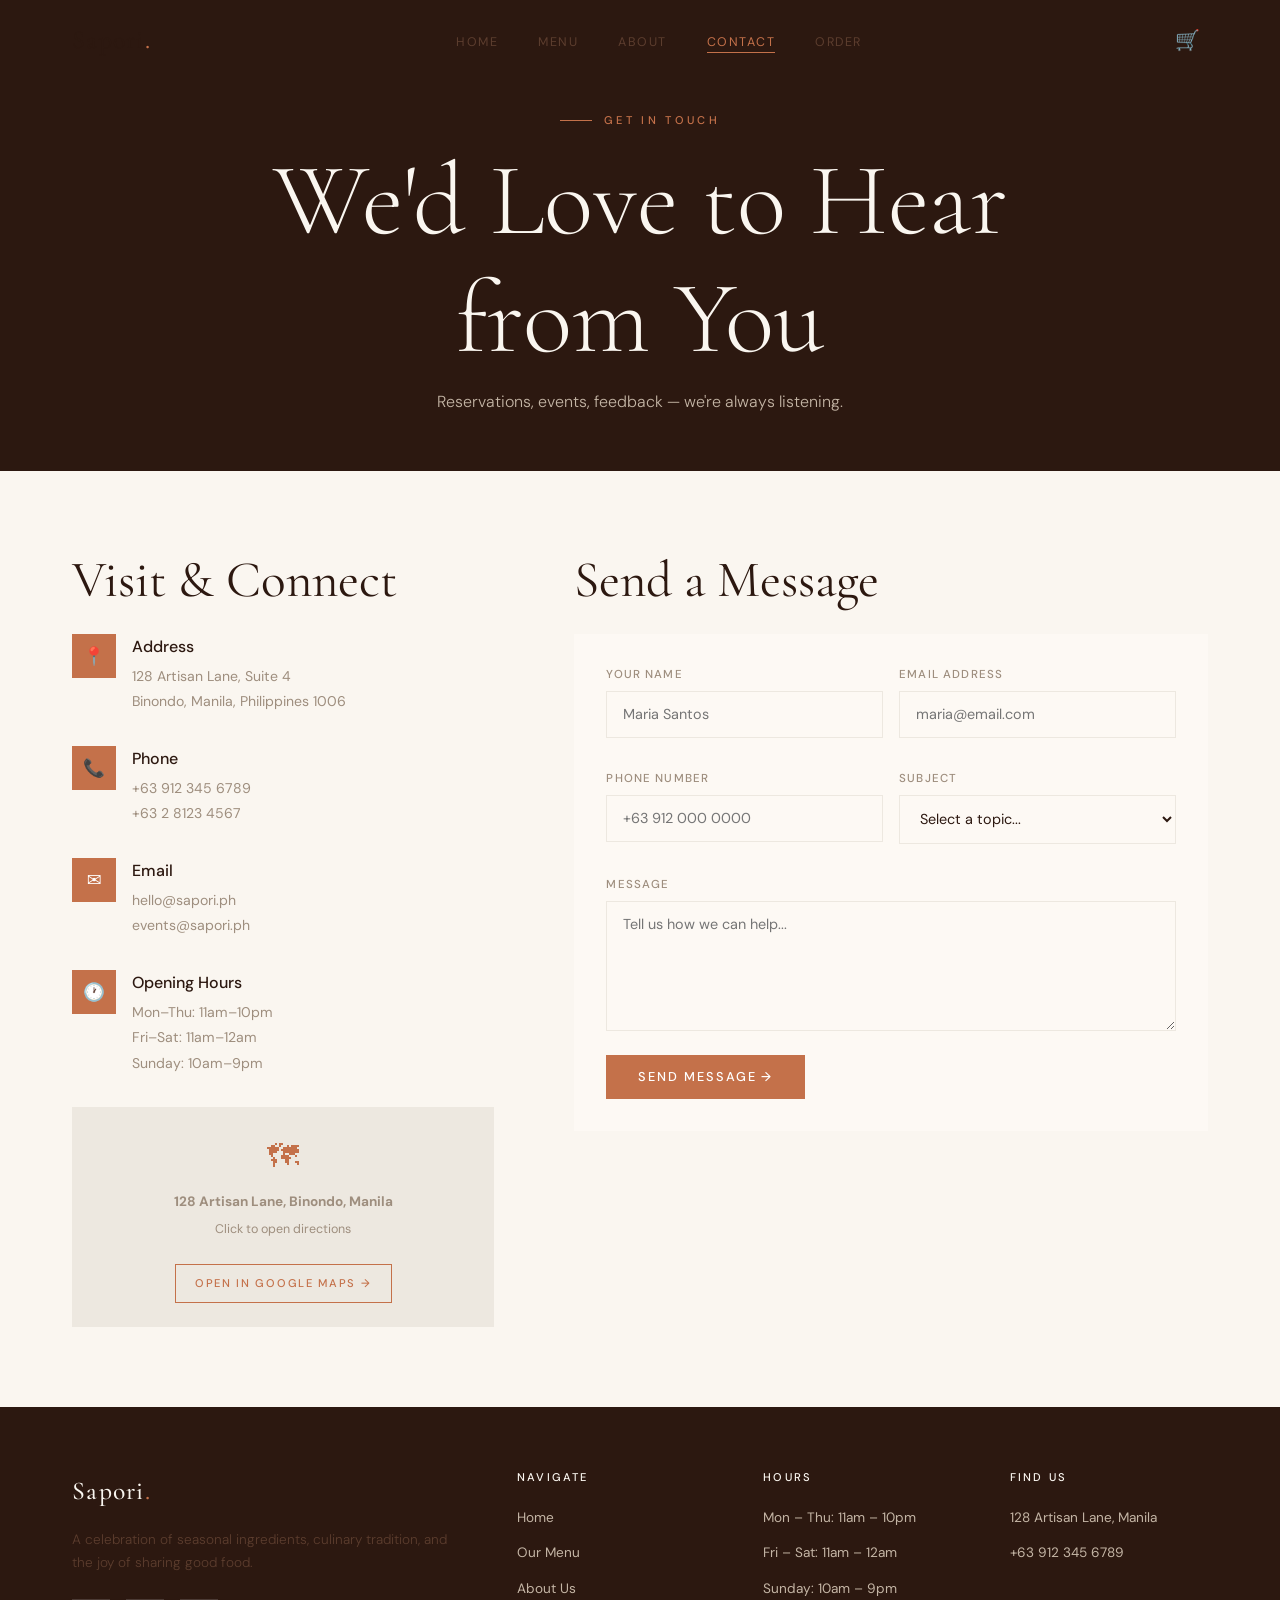
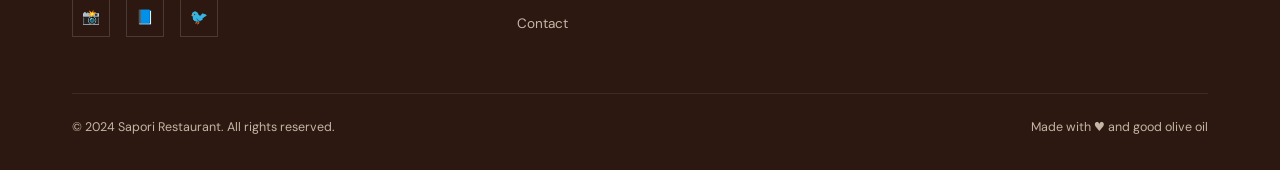
<file: SAPORI-website/contact.html>
<!DOCTYPE html>
<html lang="en">
<head>
  <meta charset="UTF-8">
  <meta name="viewport" content="width=device-width, initial-scale=1.0">
  <title>Contact — Sapori Restaurant</title>
  <meta name="description" content="Get in touch with Sapori — reservations, events, and general inquiries.">
  <link rel="stylesheet" href="css/style.css">
  <link rel="preconnect" href="https://fonts.googleapis.com">
</head>
<body>

<!-- ─── NAVBAR ─── -->
<nav class="navbar">
  <div class="container nav-inner">
    <a href="index.html" class="nav-logo">Sapori<span>.</span></a>
    <ul class="nav-links">
      <li><a href="index.html">Home</a></li>
      <li><a href="menu.html">Menu</a></li>
      <li><a href="about.html">About</a></li>
      <li><a href="contact.html">Contact</a></li>
      <li><a href="order.html">Order</a></li>
    </ul>
    <div class="nav-actions">
      <button class="cart-btn" aria-label="Open cart">
        🛒 <span class="cart-count">0</span>
      </button>
      <button class="hamburger" aria-label="Toggle menu">
        <span></span><span></span><span></span>
      </button>
    </div>
  </div>
</nav>

<!-- ─── MOBILE MENU ─── -->
<nav class="mobile-menu">
  <a href="index.html">Home</a>
  <a href="menu.html">Menu</a>
  <a href="about.html">About</a>
  <a href="contact.html">Contact</a>
  <a href="order.html">Order Now</a>
</nav>

<!-- ─── CART DRAWER ─── -->
<div class="cart-overlay"></div>
<div class="cart-drawer">
  <div class="drawer-header">
    <h3>Your Cart</h3>
    <button class="close-drawer">✕</button>
  </div>
  <div class="drawer-items"></div>
  <div class="drawer-footer">
    <div class="drawer-total"><span>Total</span><span>$0.00</span></div>
    <a href="order.html" id="drawer-checkout-btn" class="btn btn-primary" style="width:100%;justify-content:center;">
      Proceed to Checkout
    </a>
  </div>
</div>

<!-- ─── TOAST ─── -->
<div class="toast">
  <span class="toast-icon">✓</span>
  <span class="toast-msg"></span>
</div>

<!-- ─── PAGE HERO ─── -->
<div class="page-hero">
  <div class="container">
    <div class="section-label">Get in Touch</div>
    <h1>We'd Love to Hear<br>from You</h1>
    <p>Reservations, events, feedback — we're always listening.</p>
  </div>
</div>

<!-- ─── CONTACT BODY ─── -->
<div class="container">
  <div class="contact-body">

    <!-- Info Column -->
    <div class="contact-info">
      <h2 class="reveal">Visit &amp; Connect</h2>

      <div class="info-item reveal">
        <div class="info-icon">📍</div>
        <div class="info-text">
          <strong>Address</strong>
          <span>128 Artisan Lane, Suite 4<br>Binondo, Manila, Philippines 1006</span>
        </div>
      </div>

      <div class="info-item reveal reveal-delay-1">
        <div class="info-icon">📞</div>
        <div class="info-text">
          <strong>Phone</strong>
          <span>+63 912 345 6789<br>+63 2 8123 4567</span>
        </div>
      </div>

      <div class="info-item reveal reveal-delay-2">
        <div class="info-icon">✉️</div>
        <div class="info-text">
          <strong>Email</strong>
          <span>hello@sapori.ph<br>events@sapori.ph</span>
        </div>
      </div>

      <div class="info-item reveal reveal-delay-3">
        <div class="info-icon">🕐</div>
        <div class="info-text">
          <strong>Opening Hours</strong>
          <span>Mon–Thu: 11am–10pm<br>Fri–Sat: 11am–12am<br>Sunday: 10am–9pm</span>
        </div>
      </div>

      <!-- MAP -->
      <div class="map-embed reveal" style="margin-top:2rem;">
        <div class="map-placeholder">
          <div class="map-icon">🗺</div>
          <strong>128 Artisan Lane, Binondo, Manila</strong>
          <span style="font-size:0.78rem;">Click to open directions</span>
          <a href="https://maps.google.com/?q=Binondo+Manila+Philippines"
             target="_blank" rel="noopener"
             class="btn btn-outline"
             style="margin-top:1rem;font-size:0.7rem;padding:0.6rem 1.2rem;">
            Open in Google Maps →
          </a>
        </div>
      </div>
    </div>

    <!-- Form Column -->
    <div class="contact-form-wrap">
      <h2 class="reveal">Send a Message</h2>
      <form id="contact-form" class="checkout-form" novalidate>
        <div class="form-grid">
          <div class="form-group reveal">
            <label for="c-name">Your Name</label>
            <input type="text" id="c-name" placeholder="Maria Santos" required>
          </div>
          <div class="form-group reveal reveal-delay-1">
            <label for="c-email">Email Address</label>
            <input type="email" id="c-email" placeholder="maria@email.com" required>
          </div>
          <div class="form-group reveal reveal-delay-2">
            <label for="c-phone">Phone Number</label>
            <input type="tel" id="c-phone" placeholder="+63 912 000 0000">
          </div>
          <div class="form-group reveal reveal-delay-3">
            <label for="c-subject">Subject</label>
            <select id="c-subject">
              <option value="">Select a topic...</option>
              <option>Table Reservation</option>
              <option>Private Event</option>
              <option>Catering Inquiry</option>
              <option>Feedback</option>
              <option>General Inquiry</option>
            </select>
          </div>
          <div class="form-group full reveal">
            <label for="c-message">Message</label>
            <textarea id="c-message" placeholder="Tell us how we can help..." required></textarea>
          </div>
        </div>
        <button type="submit" class="btn btn-primary" style="margin-top:0.5rem;">Send Message →</button>
        <div id="contact-success" class="form-success">
          ✓ Thank you! We'll get back to you within 24 hours.
        </div>
      </form>
    </div>

  </div>
</div>

<!-- ─── FOOTER ─── -->
<footer>
  <div class="container">
    <div class="footer-grid">
      <div class="footer-brand">
        <a href="index.html" class="nav-logo">Sapori<span style="color:var(--clay)">.</span></a>
        <p>A celebration of seasonal ingredients, culinary tradition, and the joy of sharing good food.</p>
        <div class="social-links">
          <a href="#" class="social-link">📸</a>
          <a href="#" class="social-link">📘</a>
          <a href="#" class="social-link">🐦</a>
        </div>
      </div>
      <div class="footer-col">
        <h4>Navigate</h4>
        <ul>
          <li><a href="index.html">Home</a></li>
          <li><a href="menu.html">Our Menu</a></li>
          <li><a href="about.html">About Us</a></li>
          <li><a href="contact.html">Contact</a></li>
        </ul>
      </div>
      <div class="footer-col">
        <h4>Hours</h4>
        <ul>
          <li><span>Mon – Thu: 11am – 10pm</span></li>
          <li><span>Fri – Sat: 11am – 12am</span></li>
          <li><span>Sunday: 10am – 9pm</span></li>
        </ul>
      </div>
      <div class="footer-col">
        <h4>Find Us</h4>
        <ul>
          <li><span>128 Artisan Lane, Manila</span></li>
          <li><span>+63 912 345 6789</span></li>
        </ul>
      </div>
    </div>
    <div class="footer-bottom">
      <span>© 2024 Sapori Restaurant. All rights reserved.</span>
      <span>Made with ♥ and good olive oil</span>
    </div>
  </div>
</footer>

<script src="js/script.js"></script>
</body>
</html>
</file>
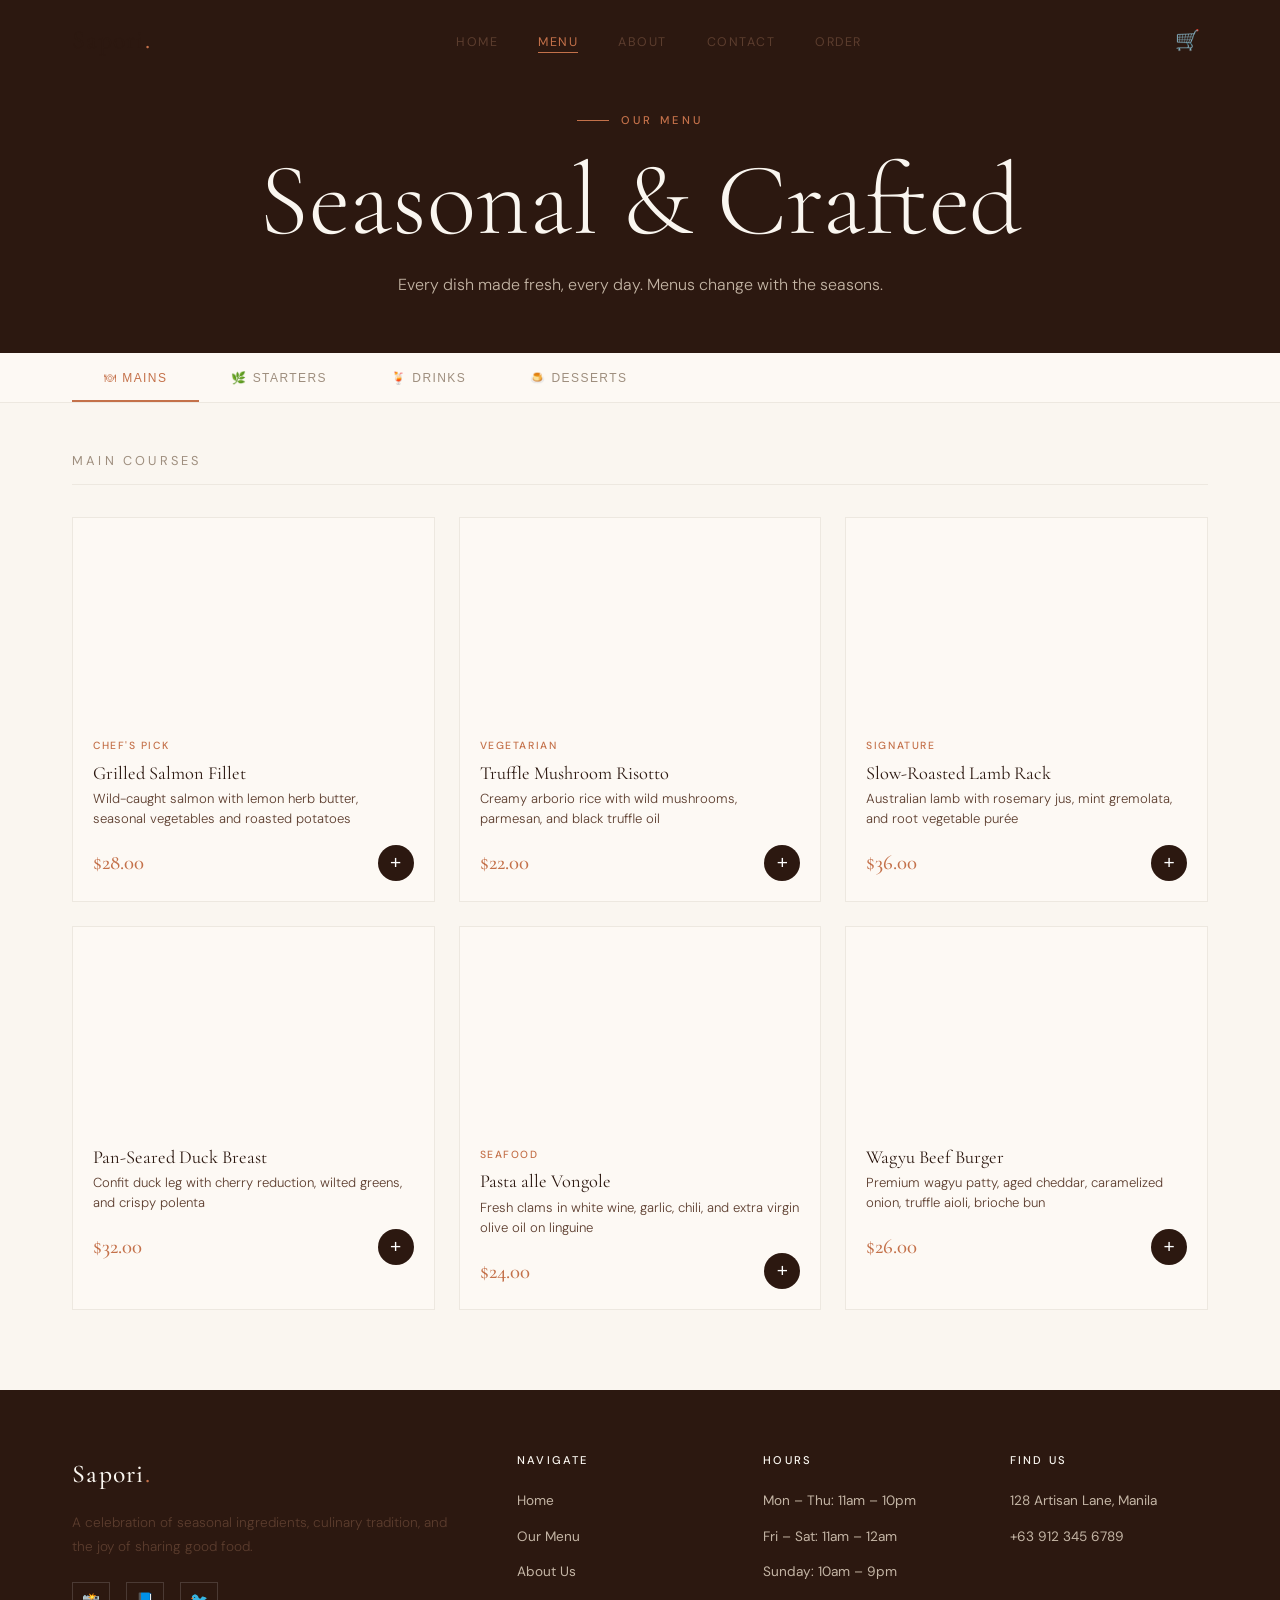
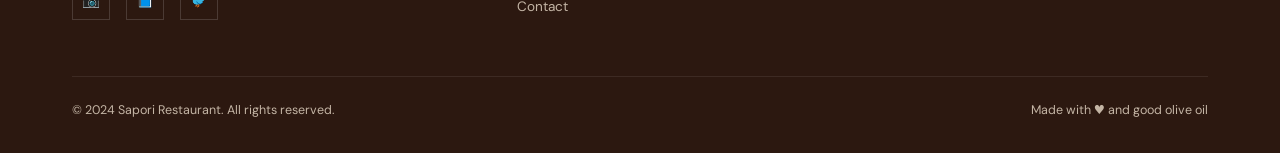
<file: SAPORI-website/menu.html>
<!DOCTYPE html>
<html lang="en">
<head>
  <meta charset="UTF-8">
  <meta name="viewport" content="width=device-width, initial-scale=1.0">
  <title>Menu — Sapori Restaurant</title>
  <meta name="description" content="Explore Sapori's seasonal menu — Mains, Starters, Drinks, and Desserts, all freshly crafted.">
  <link rel="stylesheet" href="css/style.css">
  <link rel="preconnect" href="https://fonts.googleapis.com">
</head>
<body>

<!-- ─── NAVBAR ─── -->
<nav class="navbar">
  <div class="container nav-inner">
    <a href="index.html" class="nav-logo">Sapori<span>.</span></a>
    <ul class="nav-links">
      <li><a href="index.html">Home</a></li>
      <li><a href="menu.html">Menu</a></li>
      <li><a href="about.html">About</a></li>
      <li><a href="contact.html">Contact</a></li>
      <li><a href="order.html">Order</a></li>
    </ul>
    <div class="nav-actions">
      <button class="cart-btn" aria-label="Open cart">
        🛒 <span class="cart-count">0</span>
      </button>
      <button class="hamburger" aria-label="Toggle menu">
        <span></span><span></span><span></span>
      </button>
    </div>
  </div>
</nav>

<!-- ─── MOBILE MENU ─── -->
<nav class="mobile-menu">
  <a href="index.html">Home</a>
  <a href="menu.html">Menu</a>
  <a href="about.html">About</a>
  <a href="contact.html">Contact</a>
  <a href="order.html">Order Now</a>
</nav>

<!-- ─── CART DRAWER ─── -->
<div class="cart-overlay"></div>
<div class="cart-drawer">
  <div class="drawer-header">
    <h3>Your Cart</h3>
    <button class="close-drawer">✕</button>
  </div>
  <div class="drawer-items"></div>
  <div class="drawer-footer">
    <div class="drawer-total"><span>Total</span><span>$0.00</span></div>
    <a href="order.html" id="drawer-checkout-btn" class="btn btn-primary" style="width:100%;justify-content:center;">
      Proceed to Checkout
    </a>
  </div>
</div>

<!-- ─── TOAST ─── -->
<div class="toast">
  <span class="toast-icon">✓</span>
  <span class="toast-msg"></span>
</div>

<!-- ─── PAGE HERO ─── -->
<div class="page-hero">
  <div class="container">
    <div class="section-label">Our Menu</div>
    <h1>Seasonal &amp; Crafted</h1>
    <p>Every dish made fresh, every day. Menus change with the seasons.</p>
  </div>
</div>

<!-- ─── MENU TABS ─── -->
<div class="menu-nav">
  <div class="container menu-nav-inner">
    <button class="menu-tab active" data-cat="meals">🍽 Mains</button>
    <button class="menu-tab" data-cat="starters">🌿 Starters</button>
    <button class="menu-tab" data-cat="drinks">🍹 Drinks</button>
    <button class="menu-tab" data-cat="desserts">🍮 Desserts</button>
  </div>
</div>

<!-- ─── MENU CONTENT ─── -->
<div class="menu-content">
  <div class="container">

    <div class="menu-category active" id="menu-meals">
      <div class="category-title">Main Courses</div>
      <div class="menu-grid"><!-- Populated by script.js --></div>
    </div>

    <div class="menu-category" id="menu-starters">
      <div class="category-title">Starters &amp; Sharing Plates</div>
      <div class="menu-grid"><!-- Populated by script.js --></div>
    </div>

    <div class="menu-category" id="menu-drinks">
      <div class="category-title">Beverages &amp; Cocktails</div>
      <div class="menu-grid"><!-- Populated by script.js --></div>
    </div>

    <div class="menu-category" id="menu-desserts">
      <div class="category-title">Desserts &amp; Sweet Endings</div>
      <div class="menu-grid"><!-- Populated by script.js --></div>
    </div>

  </div>
</div>

<!-- ─── FOOTER ─── -->
<footer>
  <div class="container">
    <div class="footer-grid">
      <div class="footer-brand">
        <a href="index.html" class="nav-logo">Sapori<span style="color:var(--clay)">.</span></a>
        <p>A celebration of seasonal ingredients, culinary tradition, and the joy of sharing good food.</p>
        <div class="social-links">
          <a href="#" class="social-link">📸</a>
          <a href="#" class="social-link">📘</a>
          <a href="#" class="social-link">🐦</a>
        </div>
      </div>
      <div class="footer-col">
        <h4>Navigate</h4>
        <ul>
          <li><a href="index.html">Home</a></li>
          <li><a href="menu.html">Our Menu</a></li>
          <li><a href="about.html">About Us</a></li>
          <li><a href="contact.html">Contact</a></li>
        </ul>
      </div>
      <div class="footer-col">
        <h4>Hours</h4>
        <ul>
          <li><span>Mon – Thu: 11am – 10pm</span></li>
          <li><span>Fri – Sat: 11am – 12am</span></li>
          <li><span>Sunday: 10am – 9pm</span></li>
        </ul>
      </div>
      <div class="footer-col">
        <h4>Find Us</h4>
        <ul>
          <li><span>128 Artisan Lane, Manila</span></li>
          <li><span>+63 912 345 6789</span></li>
        </ul>
      </div>
    </div>
    <div class="footer-bottom">
      <span>© 2024 Sapori Restaurant. All rights reserved.</span>
      <span>Made with ♥ and good olive oil</span>
    </div>
  </div>
</footer>

<script src="js/script.js"></script>
</body>
</html>
</file>
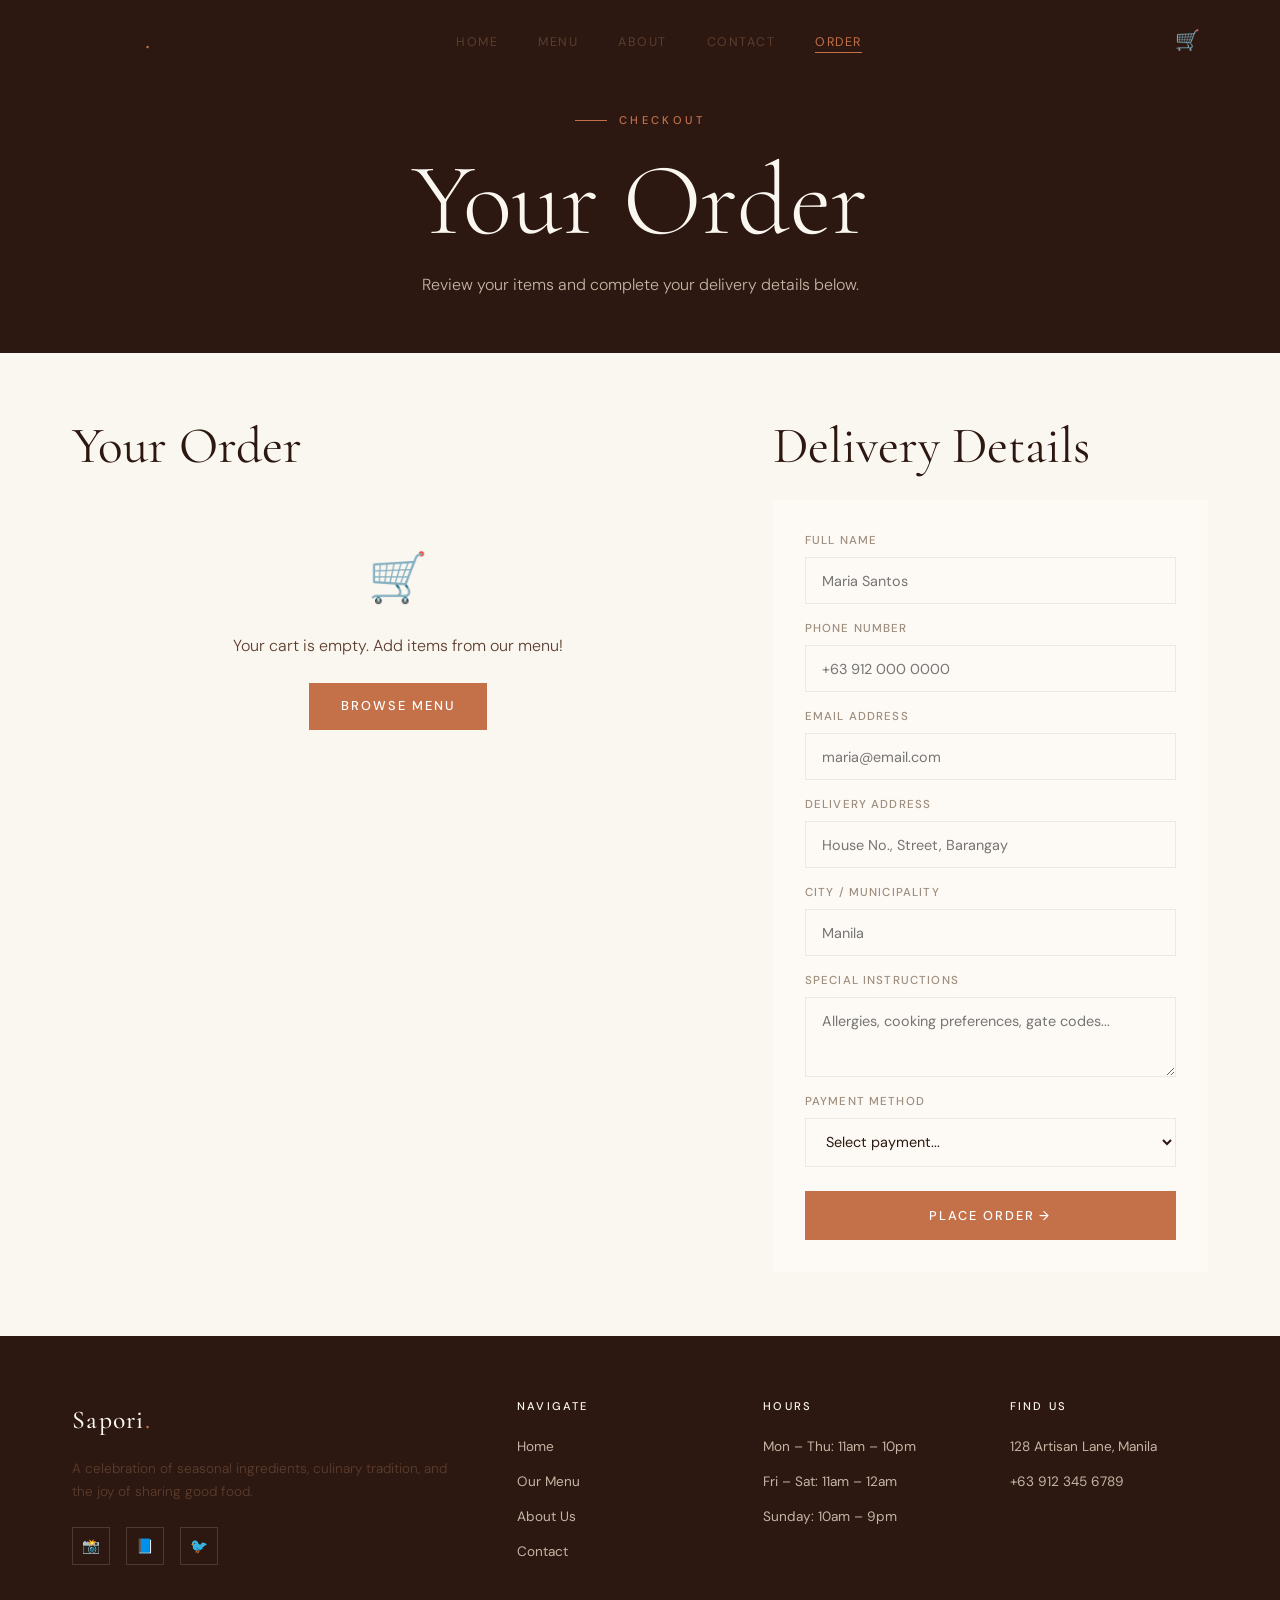
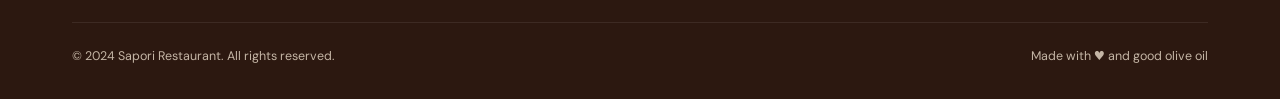
<file: SAPORI-website/order.html>
<!DOCTYPE html>
<html lang="en">
<head>
  <meta charset="UTF-8">
  <meta name="viewport" content="width=device-width, initial-scale=1.0">
  <title>Order — Sapori Restaurant</title>
  <meta name="description" content="Place your order at Sapori. Review your cart and fill in delivery details.">
  <link rel="stylesheet" href="css/style.css">
  <link rel="preconnect" href="https://fonts.googleapis.com">
</head>
<body>

<!-- ─── NAVBAR ─── -->
<nav class="navbar">
  <div class="container nav-inner">
    <a href="index.html" class="nav-logo">Sapori<span>.</span></a>
    <ul class="nav-links">
      <li><a href="index.html">Home</a></li>
      <li><a href="menu.html">Menu</a></li>
      <li><a href="about.html">About</a></li>
      <li><a href="contact.html">Contact</a></li>
      <li><a href="order.html">Order</a></li>
    </ul>
    <div class="nav-actions">
      <button class="cart-btn" aria-label="Open cart">
        🛒 <span class="cart-count">0</span>
      </button>
      <button class="hamburger" aria-label="Toggle menu">
        <span></span><span></span><span></span>
      </button>
    </div>
  </div>
</nav>

<!-- ─── MOBILE MENU ─── -->
<nav class="mobile-menu">
  <a href="index.html">Home</a>
  <a href="menu.html">Menu</a>
  <a href="about.html">About</a>
  <a href="contact.html">Contact</a>
  <a href="order.html">Order Now</a>
</nav>

<!-- ─── CART DRAWER ─── -->
<div class="cart-overlay"></div>
<div class="cart-drawer">
  <div class="drawer-header">
    <h3>Your Cart</h3>
    <button class="close-drawer">✕</button>
  </div>
  <div class="drawer-items"></div>
  <div class="drawer-footer">
    <div class="drawer-total"><span>Total</span><span>$0.00</span></div>
    <a href="order.html" id="drawer-checkout-btn" class="btn btn-primary" style="width:100%;justify-content:center;">
      Proceed to Checkout
    </a>
  </div>
</div>

<!-- ─── TOAST ─── -->
<div class="toast">
  <span class="toast-icon">✓</span>
  <span class="toast-msg"></span>
</div>

<!-- ─── PAGE HERO ─── -->
<div class="page-hero">
  <div class="container">
    <div class="section-label">Checkout</div>
    <h1>Your Order</h1>
    <p>Review your items and complete your delivery details below.</p>
  </div>
</div>

<!-- ─── ORDER BODY ─── -->
<div class="container">
  <div class="order-body">

    <!-- Cart Section (rendered by JS) -->
    <div id="cart-section">
      <!-- Populated by script.js -->
    </div>

    <!-- Checkout Form -->
    <div class="checkout-section">
      <h2>Delivery Details</h2>
      <form id="checkout-form" class="checkout-form" novalidate>
        <div class="form-group">
          <label for="o-name">Full Name</label>
          <input type="text" id="o-name" placeholder="Maria Santos" required>
        </div>
        <div class="form-group">
          <label for="o-phone">Phone Number</label>
          <input type="tel" id="o-phone" placeholder="+63 912 000 0000" required>
        </div>
        <div class="form-group">
          <label for="o-email">Email Address</label>
          <input type="email" id="o-email" placeholder="maria@email.com" required>
        </div>
        <div class="form-group">
          <label for="o-address">Delivery Address</label>
          <input type="text" id="o-address" placeholder="House No., Street, Barangay" required>
        </div>
        <div class="form-group">
          <label for="o-city">City / Municipality</label>
          <input type="text" id="o-city" placeholder="Manila" required>
        </div>
        <div class="form-group">
          <label for="o-notes">Special Instructions</label>
          <textarea id="o-notes" placeholder="Allergies, cooking preferences, gate codes..." style="min-height:80px;"></textarea>
        </div>
        <div class="form-group" style="margin-bottom:1.5rem;">
          <label for="o-payment">Payment Method</label>
          <select id="o-payment" required>
            <option value="">Select payment...</option>
            <option>Cash on Delivery</option>
            <option>GCash</option>
            <option>Credit / Debit Card</option>
            <option>PayMaya</option>
          </select>
        </div>
        <button type="submit" class="btn btn-primary" style="width:100%;justify-content:center;padding:1rem;">
          Place Order →
        </button>
        <div id="order-success" class="form-success">
          🎉 Order confirmed! Estimated delivery: 30–45 minutes.
        </div>
      </form>
    </div>

  </div>
</div>

<!-- ─── FOOTER ─── -->
<footer>
  <div class="container">
    <div class="footer-grid">
      <div class="footer-brand">
        <a href="index.html" class="nav-logo">Sapori<span style="color:var(--clay)">.</span></a>
        <p>A celebration of seasonal ingredients, culinary tradition, and the joy of sharing good food.</p>
        <div class="social-links">
          <a href="#" class="social-link">📸</a>
          <a href="#" class="social-link">📘</a>
          <a href="#" class="social-link">🐦</a>
        </div>
      </div>
      <div class="footer-col">
        <h4>Navigate</h4>
        <ul>
          <li><a href="index.html">Home</a></li>
          <li><a href="menu.html">Our Menu</a></li>
          <li><a href="about.html">About Us</a></li>
          <li><a href="contact.html">Contact</a></li>
        </ul>
      </div>
      <div class="footer-col">
        <h4>Hours</h4>
        <ul>
          <li><span>Mon – Thu: 11am – 10pm</span></li>
          <li><span>Fri – Sat: 11am – 12am</span></li>
          <li><span>Sunday: 10am – 9pm</span></li>
        </ul>
      </div>
      <div class="footer-col">
        <h4>Find Us</h4>
        <ul>
          <li><span>128 Artisan Lane, Manila</span></li>
          <li><span>+63 912 345 6789</span></li>
        </ul>
      </div>
    </div>
    <div class="footer-bottom">
      <span>© 2024 Sapori Restaurant. All rights reserved.</span>
      <span>Made with ♥ and good olive oil</span>
    </div>
  </div>
</footer>

<script src="js/script.js"></script>
</body>
</html>
</file>
<file: SAPORI-website/css/style.css>
@import url('https://fonts.googleapis.com/css2?family=Cormorant+Garamond:ital,wght@0,300;0,400;0,500;0,600;1,300;1,400&family=DM+Sans:ital,wght@0,300;0,400;0,500;1,300&display=swap');

/* ─── VARIABLES ─── */
:root {
  --cream: #FAF6F0;
  --warm-white: #FDF9F4;
  --clay: #C4714A;
  --clay-dark: #A85B38;
  --clay-light: #E8956F;
  --espresso: #2C1810;
  --bark: #5C3D2E;
  --sage: #7A8C6E;
  --sage-light: #A8B89A;
  --gold: #C9A84C;
  --stone: #9E8E7E;
  --stone-light: #C4B5A5;
  --mist: #EDE8E0;
  --shadow: rgba(44, 24, 16, 0.08);
  --shadow-md: rgba(44, 24, 16, 0.15);
  --shadow-lg: rgba(44, 24, 16, 0.25);
  --transition: all 0.35s cubic-bezier(0.4, 0, 0.2, 1);
  --font-display: 'Cormorant Garamond', Georgia, serif;
  --font-body: 'DM Sans', system-ui, sans-serif;
}

/* ─── RESET ─── */
*, *::before, *::after { box-sizing: border-box; margin: 0; padding: 0; }
html { scroll-behavior: smooth; font-size: 16px; }
body {
  font-family: var(--font-body);
  background: var(--cream);
  color: var(--espresso);
  line-height: 1.6;
  overflow-x: hidden;
  opacity: 0;
  transition: opacity 0.3s;
}
body.loaded { opacity: 1; }
::-webkit-scrollbar { width: 6px; }
::-webkit-scrollbar-track { background: var(--mist); }
::-webkit-scrollbar-thumb { background: var(--clay); border-radius: 3px; }

/* ─── TYPOGRAPHY ─── */
h1, h2, h3, h4 { font-family: var(--font-display); line-height: 1.15; }
h1 { font-size: clamp(3rem, 8vw, 6.5rem); font-weight: 300; }
h2 { font-size: clamp(2rem, 4vw, 3.5rem); font-weight: 400; }
h3 { font-size: clamp(1.3rem, 2.5vw, 1.8rem); font-weight: 400; }
p { font-weight: 300; color: var(--bark); }
a { text-decoration: none; }

/* ─── UTILITIES ─── */
.container { max-width: 1200px; margin: 0 auto; padding: 0 2rem; }

.section-label {
  font-family: var(--font-body);
  font-size: 0.7rem;
  font-weight: 500;
  letter-spacing: 0.3em;
  text-transform: uppercase;
  color: var(--clay);
  display: flex;
  align-items: center;
  gap: 0.75rem;
}
.section-label::before {
  content: '';
  display: block;
  width: 2rem;
  height: 1px;
  background: var(--clay);
}

/* ─── BUTTONS ─── */
.btn {
  display: inline-flex;
  align-items: center;
  gap: 0.5rem;
  padding: 0.85rem 2rem;
  font-family: var(--font-body);
  font-size: 0.8rem;
  font-weight: 500;
  letter-spacing: 0.15em;
  text-transform: uppercase;
  text-decoration: none;
  cursor: pointer;
  border: none;
  transition: var(--transition);
  position: relative;
  overflow: hidden;
}
.btn::before {
  content: '';
  position: absolute;
  inset: 0;
  background: rgba(255,255,255,0.15);
  transform: translateX(-100%);
  transition: transform 0.4s ease;
}
.btn:hover::before { transform: translateX(0); }

.btn-primary { background: var(--clay); color: white; }
.btn-primary:hover { background: var(--clay-dark); transform: translateY(-1px); box-shadow: 0 8px 25px var(--shadow-md); }

.btn-outline { background: transparent; color: var(--clay); border: 1.5px solid var(--clay); }
.btn-outline:hover { background: var(--clay); color: white; transform: translateY(-1px); }

.btn-ghost { background: transparent; color: var(--espresso); border: 1.5px solid var(--espresso); }
.btn-ghost:hover { background: var(--espresso); color: var(--cream); }

/* ─── NAVBAR ─── */
.navbar {
  position: fixed;
  top: 0; left: 0; right: 0;
  z-index: 1000;
  padding: 1.25rem 0;
  transition: var(--transition);
}
.navbar.scrolled {
  background: rgba(250, 246, 240, 0.95);
  backdrop-filter: blur(12px);
  padding: 0.85rem 0;
  box-shadow: 0 1px 0 var(--mist);
}
.nav-inner { display: flex; align-items: center; justify-content: space-between; }
.nav-logo {
  font-family: var(--font-display);
  font-size: 1.6rem;
  font-weight: 500;
  color: var(--espresso);
  text-decoration: none;
  letter-spacing: 0.05em;
}
.nav-logo span { color: var(--clay); }

.nav-links { display: flex; align-items: center; gap: 2.5rem; list-style: none; }
.nav-links a {
  font-size: 0.78rem;
  font-weight: 400;
  letter-spacing: 0.12em;
  text-transform: uppercase;
  color: var(--bark);
  text-decoration: none;
  position: relative;
  transition: color 0.3s;
}
.nav-links a::after {
  content: '';
  position: absolute;
  bottom: -3px; left: 0; right: 0;
  height: 1px;
  background: var(--clay);
  transform: scaleX(0);
  transform-origin: right;
  transition: transform 0.3s ease;
}
.nav-links a:hover { color: var(--clay); }
.nav-links a:hover::after,
.nav-links a.active::after { transform: scaleX(1); transform-origin: left; }
.nav-links a.active { color: var(--clay); }

.nav-actions { display: flex; align-items: center; gap: 1rem; }

.cart-btn {
  position: relative;
  background: none;
  border: none;
  cursor: pointer;
  padding: 0.5rem;
  color: var(--espresso);
  transition: color 0.3s;
  font-size: 1.25rem;
}
.cart-btn:hover { color: var(--clay); }
.cart-count {
  position: absolute;
  top: -2px; right: -2px;
  background: var(--clay);
  color: white;
  font-size: 0.6rem;
  font-weight: 500;
  width: 16px; height: 16px;
  border-radius: 50%;
  display: flex;
  align-items: center;
  justify-content: center;
  opacity: 0;
  transform: scale(0);
  transition: var(--transition);
}
.cart-count.visible { opacity: 1; transform: scale(1); }

.hamburger {
  display: none;
  flex-direction: column;
  gap: 5px;
  background: none;
  border: none;
  cursor: pointer;
  padding: 4px;
}
.hamburger span {
  display: block;
  width: 24px;
  height: 1.5px;
  background: var(--espresso);
  transition: var(--transition);
}
.hamburger.active span:nth-child(1) { transform: rotate(45deg) translate(4.5px, 4.5px); }
.hamburger.active span:nth-child(2) { opacity: 0; }
.hamburger.active span:nth-child(3) { transform: rotate(-45deg) translate(4.5px, -4.5px); }

/* ─── MOBILE MENU ─── */
.mobile-menu {
  display: none;
  position: fixed;
  inset: 0;
  background: var(--cream);
  z-index: 999;
  flex-direction: column;
  justify-content: center;
  align-items: center;
  gap: 2rem;
  transform: translateY(-100%);
  transition: transform 0.4s cubic-bezier(0.4,0,0.2,1);
}
.mobile-menu.open { transform: translateY(0); }
.mobile-menu a {
  font-family: var(--font-display);
  font-size: 2.5rem;
  font-weight: 300;
  color: var(--espresso);
  text-decoration: none;
  transition: color 0.3s;
}
.mobile-menu a:hover { color: var(--clay); }

/* ─── CART DRAWER ─── */
.cart-overlay {
  position: fixed;
  inset: 0;
  background: rgba(44,24,16,0.5);
  z-index: 1100;
  opacity: 0;
  pointer-events: none;
  transition: opacity 0.3s;
}
.cart-overlay.open { opacity: 1; pointer-events: all; }

.cart-drawer {
  position: fixed;
  top: 0; right: 0; bottom: 0;
  width: 420px;
  max-width: 95vw;
  background: var(--cream);
  z-index: 1101;
  transform: translateX(100%);
  transition: transform 0.4s cubic-bezier(0.4, 0, 0.2, 1);
  display: flex;
  flex-direction: column;
}
.cart-drawer.open { transform: translateX(0); }

.drawer-header {
  padding: 1.5rem 2rem;
  border-bottom: 1px solid var(--mist);
  display: flex;
  align-items: center;
  justify-content: space-between;
}
.drawer-header h3 { font-size: 1.25rem; }
.close-drawer {
  background: none;
  border: none;
  font-size: 1.5rem;
  cursor: pointer;
  color: var(--stone);
  transition: color 0.3s;
}
.close-drawer:hover { color: var(--clay); }

.drawer-items { flex: 1; overflow-y: auto; padding: 1.5rem 2rem; }
.drawer-empty { text-align: center; padding: 3rem; color: var(--stone); font-size: 0.9rem; }

.drawer-item {
  display: flex;
  gap: 1rem;
  align-items: center;
  padding: 1rem 0;
  border-bottom: 1px solid var(--mist);
}
.drawer-item img { width: 60px; height: 60px; object-fit: cover; flex-shrink: 0; }
.drawer-item-info { flex: 1; }
.drawer-item-name { font-family: var(--font-display); font-size: 1rem; }
.drawer-item-price { font-size: 0.82rem; color: var(--clay); }

.drawer-footer { padding: 1.5rem 2rem; border-top: 1px solid var(--mist); }
.drawer-total { display: flex; justify-content: space-between; margin-bottom: 1rem; font-family: var(--font-display); font-size: 1.2rem; }

/* ─── TOAST ─── */
.toast {
  position: fixed;
  bottom: 2rem; right: 2rem;
  background: var(--espresso);
  color: var(--cream);
  padding: 1rem 1.5rem;
  font-size: 0.85rem;
  z-index: 9999;
  transform: translateY(6rem);
  opacity: 0;
  transition: var(--transition);
  box-shadow: 0 8px 30px rgba(0,0,0,0.3);
  display: flex;
  align-items: center;
  gap: 0.75rem;
}
.toast.show { transform: translateY(0); opacity: 1; }
.toast-icon { color: var(--clay-light); }

/* ─── SCROLL REVEAL ─── */
.reveal {
  opacity: 0;
  transform: translateY(30px);
  transition: opacity 0.7s ease, transform 0.7s ease;
}
.reveal.visible { opacity: 1; transform: translateY(0); }
.reveal-delay-1 { transition-delay: 0.1s; }
.reveal-delay-2 { transition-delay: 0.2s; }
.reveal-delay-3 { transition-delay: 0.3s; }

/* ─── PRICE / ADD BUTTON ─── */
.price {
  font-family: var(--font-display);
  font-size: 1.4rem;
  font-weight: 500;
  color: var(--clay);
}
.add-btn {
  width: 36px; height: 36px;
  border-radius: 50%;
  background: var(--espresso);
  color: white;
  border: none;
  cursor: pointer;
  font-size: 1.2rem;
  display: flex;
  align-items: center;
  justify-content: center;
  transition: var(--transition);
}
.add-btn:hover { background: var(--clay); transform: scale(1.1); }

/* ─── QTY CONTROL ─── */
.qty-control { display: flex; align-items: center; gap: 0.5rem; }
.qty-btn {
  width: 28px; height: 28px;
  border: 1.5px solid var(--mist);
  background: none;
  cursor: pointer;
  font-size: 1rem;
  display: flex;
  align-items: center;
  justify-content: center;
  transition: var(--transition);
}
.qty-btn:hover { border-color: var(--clay); color: var(--clay); }
.qty-display { font-weight: 500; min-width: 20px; text-align: center; font-size: 0.9rem; }

/* ─── FORMS ─── */
.form-group { margin-bottom: 1rem; display: flex; flex-direction: column; gap: 0.4rem; }
.form-group.full { grid-column: span 2; }
.form-group label {
  font-size: 0.72rem;
  font-weight: 500;
  letter-spacing: 0.1em;
  text-transform: uppercase;
  color: var(--stone);
}
.form-group input,
.form-group textarea,
.form-group select {
  padding: 0.85rem 1rem;
  border: 1.5px solid var(--mist);
  background: var(--warm-white);
  color: var(--espresso);
  font-family: var(--font-body);
  font-size: 0.9rem;
  outline: none;
  transition: border-color 0.3s;
  resize: vertical;
}
.form-group input:focus,
.form-group textarea:focus,
.form-group select:focus { border-color: var(--clay); }
.form-group textarea { min-height: 130px; }

.form-success {
  display: none;
  background: var(--sage);
  color: white;
  padding: 1rem 1.5rem;
  font-size: 0.88rem;
  margin-top: 1rem;
}
.form-success.show { display: block; }

/* ─── FOOTER ─── */
footer {
  background: var(--espresso);
  color: var(--stone-light);
  padding: 4rem 0 2rem;
}
.footer-grid {
  display: grid;
  grid-template-columns: 2fr 1fr 1fr 1fr;
  gap: 3rem;
  margin-bottom: 3rem;
}
.footer-brand .nav-logo { color: var(--cream); display: block; margin-bottom: 1rem; }
.footer-brand p { font-size: 0.85rem; line-height: 1.7; }
.footer-col h4 {
  font-family: var(--font-body);
  font-size: 0.7rem;
  font-weight: 500;
  letter-spacing: 0.2em;
  text-transform: uppercase;
  color: var(--cream);
  margin-bottom: 1.25rem;
}
.footer-col ul { list-style: none; }
.footer-col ul li { margin-bottom: 0.6rem; }
.footer-col ul li a,
.footer-col ul li span {
  font-size: 0.85rem;
  color: var(--stone-light);
  text-decoration: none;
  transition: color 0.3s;
}
.footer-col ul li a:hover { color: var(--clay-light); }
.social-links { display: flex; gap: 1rem; margin-top: 1.5rem; }
.social-link {
  width: 38px; height: 38px;
  border: 1px solid rgba(255,255,255,0.15);
  display: flex;
  align-items: center;
  justify-content: center;
  color: var(--stone-light);
  text-decoration: none;
  font-size: 0.9rem;
  transition: var(--transition);
}
.social-link:hover { border-color: var(--clay); color: var(--clay-light); }
.footer-bottom {
  border-top: 1px solid rgba(255,255,255,0.08);
  padding-top: 1.5rem;
  display: flex;
  justify-content: space-between;
  align-items: center;
  font-size: 0.78rem;
}

/* ─── PAGE HEADERS ─── */
.page-hero {
  background: var(--espresso);
  padding: 7rem 0 3.5rem;
  text-align: center;
}
.page-hero .section-label { justify-content: center; margin-bottom: 0.75rem; }
.page-hero h1 { color: var(--cream); }
.page-hero p { color: var(--stone-light); margin-top: 0.75rem; }

/* ════════════════════════════
   INDEX.HTML — HOME
════════════════════════════ */
.hero {
  height: 100vh;
  min-height: 700px;
  position: relative;
  display: grid;
  grid-template-columns: 1fr 1fr;
  overflow: hidden;
}
.hero-left {
  display: flex;
  flex-direction: column;
  justify-content: center;
  padding: 8rem 4rem 4rem 8%;
  position: relative;
  z-index: 2;
}
.hero-eyebrow { margin-bottom: 1.5rem; animation: fadeInUp 0.8s ease both; }
.hero-title { margin-bottom: 1.5rem; animation: fadeInUp 0.8s ease 0.1s both; }
.hero-title em { font-style: italic; color: var(--clay); }
.hero-subtitle { font-size: 1rem; max-width: 380px; margin-bottom: 2.5rem; animation: fadeInUp 0.8s ease 0.2s both; }
.hero-ctas { display: flex; gap: 1rem; flex-wrap: wrap; animation: fadeInUp 0.8s ease 0.3s both; }
.hero-stats {
  display: flex;
  gap: 2.5rem;
  margin-top: 3rem;
  padding-top: 2rem;
  border-top: 1px solid var(--mist);
  animation: fadeInUp 0.8s ease 0.4s both;
}
.stat-num { font-family: var(--font-display); font-size: 2rem; font-weight: 500; color: var(--espresso); line-height: 1; }
.stat-label { font-size: 0.72rem; letter-spacing: 0.1em; text-transform: uppercase; color: var(--stone); }

.hero-right { position: relative; overflow: hidden; }
.hero-img-wrap { position: absolute; inset: 0; animation: scaleIn 1.2s ease both; }
.hero-img-wrap img { width: 100%; height: 100%; object-fit: cover; }
.hero-img-overlay {
  position: absolute; inset: 0;
  background: linear-gradient(135deg, rgba(250,246,240,0.3) 0%, transparent 60%);
}
.hero-badge {
  position: absolute;
  bottom: 3rem; left: -1.5rem;
  background: var(--cream);
  padding: 1.25rem 1.5rem;
  box-shadow: 0 8px 30px var(--shadow-lg);
  animation: fadeInRight 1s ease 0.5s both;
}
.badge-rating { font-size: 1.4rem; color: var(--gold); }
.badge-text { font-size: 0.75rem; font-weight: 500; color: var(--bark); }

.hero-scroll {
  position: absolute;
  bottom: 2rem; left: 50%;
  transform: translateX(-50%);
  z-index: 5;
  display: flex;
  flex-direction: column;
  align-items: center;
  gap: 0.5rem;
  color: var(--stone);
  font-size: 0.65rem;
  letter-spacing: 0.2em;
  text-transform: uppercase;
  animation: fadeIn 1s ease 1s both;
}
.scroll-line {
  width: 1px; height: 40px;
  background: linear-gradient(to bottom, var(--clay), transparent);
  animation: scrollPulse 2s ease-in-out infinite;
}

.featured { padding: 7rem 0; background: var(--warm-white); }
.section-header { margin-bottom: 3.5rem; }
.section-header h2 { margin-top: 0.75rem; }
.featured-grid { display: grid; grid-template-columns: repeat(3, 1fr); gap: 2rem; }

.featured-card { background: var(--cream); overflow: hidden; cursor: pointer; transition: var(--transition); }
.featured-card:hover { transform: translateY(-6px); box-shadow: 0 20px 50px var(--shadow-md); }
.featured-card-img { height: 260px; overflow: hidden; position: relative; }
.featured-card-img img { width: 100%; height: 100%; object-fit: cover; transition: transform 0.6s ease; }
.featured-card:hover .featured-card-img img { transform: scale(1.06); }
.featured-card-tag {
  position: absolute; top: 1rem; left: 1rem;
  background: var(--clay); color: white;
  font-size: 0.65rem; font-weight: 500;
  letter-spacing: 0.15em; text-transform: uppercase;
  padding: 0.3rem 0.75rem;
}
.featured-card-body { padding: 1.5rem; }
.featured-card-body h3 { margin-bottom: 0.4rem; font-size: 1.25rem; }
.featured-card-body p { font-size: 0.85rem; margin-bottom: 1rem; }
.featured-card-footer { display: flex; align-items: center; justify-content: space-between; }

.about-strip {
  padding: 7rem 0;
  background: var(--espresso);
  position: relative;
  overflow: hidden;
}
.about-strip::before {
  content: 'SAPORI';
  position: absolute;
  font-family: var(--font-display);
  font-size: 20vw;
  font-weight: 600;
  color: rgba(255,255,255,0.03);
  top: 50%; left: 50%;
  transform: translate(-50%, -50%);
  white-space: nowrap;
  pointer-events: none;
}
.about-strip-inner { display: grid; grid-template-columns: 1fr 1fr; gap: 5rem; align-items: center; }
.about-strip .section-label { color: var(--clay-light); }
.about-strip .section-label::before { background: var(--clay-light); }
.about-strip h2 { color: var(--cream); margin-top: 0.75rem; }
.about-strip p { color: var(--stone-light); margin-bottom: 1.5rem; }
.about-imgs { display: grid; grid-template-columns: 1fr 1fr; grid-template-rows: 1fr 1fr; gap: 1rem; height: 420px; }
.about-img { overflow: hidden; }
.about-img img { width: 100%; height: 100%; object-fit: cover; transition: transform 0.6s ease; }
.about-img:hover img { transform: scale(1.05); }
.about-img.tall { grid-row: span 2; }

/* ════════════════════════════
   MENU.HTML
════════════════════════════ */
.menu-nav {
  background: var(--warm-white);
  border-bottom: 1px solid var(--mist);
  position: sticky;
  top: 64px;
  z-index: 100;
}
.menu-nav-inner { display: flex; overflow-x: auto; scrollbar-width: none; }
.menu-nav-inner::-webkit-scrollbar { display: none; }
.menu-tab {
  flex: none;
  padding: 1.1rem 2rem;
  font-size: 0.75rem;
  font-weight: 500;
  letter-spacing: 0.12em;
  text-transform: uppercase;
  color: var(--stone);
  border: none;
  background: none;
  cursor: pointer;
  position: relative;
  transition: color 0.3s;
  white-space: nowrap;
}
.menu-tab::after {
  content: '';
  position: absolute;
  bottom: 0; left: 0; right: 0;
  height: 2px;
  background: var(--clay);
  transform: scaleX(0);
  transition: transform 0.3s ease;
}
.menu-tab.active { color: var(--clay); }
.menu-tab.active::after { transform: scaleX(1); }

.menu-content { padding: 3rem 0 5rem; }
.menu-category { display: none; }
.menu-category.active { display: block; }
.category-title {
  font-family: var(--font-body);
  font-size: 0.8rem;
  letter-spacing: 0.25em;
  text-transform: uppercase;
  color: var(--stone);
  margin-bottom: 2rem;
  padding-bottom: 0.75rem;
  border-bottom: 1px solid var(--mist);
}
.menu-grid { display: grid; grid-template-columns: repeat(auto-fill, minmax(280px, 1fr)); gap: 1.5rem; }
.menu-item { background: var(--warm-white); overflow: hidden; transition: var(--transition); border: 1px solid var(--mist); }
.menu-item:hover { box-shadow: 0 12px 35px var(--shadow-md); transform: translateY(-3px); }
.menu-item-img { height: 200px; overflow: hidden; }
.menu-item-img img { width: 100%; height: 100%; object-fit: cover; transition: transform 0.5s ease; }
.menu-item:hover .menu-item-img img { transform: scale(1.05); }
.menu-item-body { padding: 1.25rem; }
.menu-item-tag { font-size: 0.65rem; letter-spacing: .15em; text-transform: uppercase; color: var(--clay); margin-bottom: .5rem; font-weight: 500; }
.menu-item-body h3 { font-size: 1.15rem; margin-bottom: 0.35rem; }
.menu-item-body p { font-size: 0.82rem; margin-bottom: 1rem; line-height: 1.5; }
.menu-item-footer { display: flex; align-items: center; justify-content: space-between; }
.menu-item-footer .price { font-size: 1.3rem; }

/* ════════════════════════════
   ABOUT.HTML
════════════════════════════ */
.about-page-hero { min-height: 60vh; display: grid; grid-template-columns: 1fr 1fr; }
.about-page-left {
  background: var(--espresso);
  padding: 5rem 4rem;
  display: flex;
  flex-direction: column;
  justify-content: center;
}
.about-page-left .section-label { color: var(--clay-light); }
.about-page-left .section-label::before { background: var(--clay-light); }
.about-page-left h1 { color: var(--cream); margin-top: 1rem; font-size: clamp(2.5rem, 5vw, 4rem); }
.about-page-right { overflow: hidden; }
.about-page-right img { width: 100%; height: 100%; object-fit: cover; }

.about-story { padding: 6rem 0; display: grid; grid-template-columns: 1fr 2fr; gap: 5rem; align-items: start; }
.about-story-sidebar h3 { font-family: var(--font-display); font-size: 1.1rem; color: var(--clay); margin-bottom: 0.5rem; }
.about-story-sidebar p { font-size: 0.85rem; }
.about-story-sidebar > div { margin-bottom: 2rem; }
.about-story-main h2 { margin-bottom: 1.5rem; }
.about-story-main p { margin-bottom: 1rem; font-size: 0.95rem; }

.mv-section { background: var(--warm-white); padding: 5rem 0; }
.mv-grid { display: grid; grid-template-columns: 1fr 1fr; gap: 3rem; margin-top: 3rem; }
.mv-card { padding: 2.5rem; background: var(--cream); border-left: 3px solid var(--clay); }
.mv-card h3 { margin-bottom: 1rem; }

.gallery-section { padding: 5rem 0; }
.gallery-grid {
  display: grid;
  grid-template-columns: repeat(4, 1fr);
  grid-template-rows: 250px 250px;
  gap: 1rem;
  margin-top: 2.5rem;
}
.gallery-item { overflow: hidden; }
.gallery-item img { width: 100%; height: 100%; object-fit: cover; transition: transform 0.6s ease; }
.gallery-item:hover img { transform: scale(1.06); }
.gallery-item.wide { grid-column: span 2; }
.gallery-item.tall { grid-row: span 2; }

/* ════════════════════════════
   CONTACT.HTML
════════════════════════════ */
.contact-body { padding: 5rem 0; display: grid; grid-template-columns: 1fr 1.5fr; gap: 5rem; }
.contact-info h2 { margin-bottom: 1.5rem; }
.info-item { display: flex; gap: 1rem; margin-bottom: 2rem; align-items: flex-start; }
.info-icon {
  width: 44px; height: 44px;
  background: var(--clay); color: white;
  display: flex; align-items: center; justify-content: center;
  font-size: 1.1rem; flex-shrink: 0;
}
.info-text strong { display: block; font-weight: 500; margin-bottom: 0.2rem; }
.info-text span { font-size: 0.88rem; color: var(--stone); }
.map-embed { margin-top: 2rem; height: 220px; overflow: hidden; border: 1px solid var(--mist); }
.map-placeholder {
  width: 100%; height: 100%;
  background: var(--mist);
  display: flex; flex-direction: column;
  align-items: center; justify-content: center;
  color: var(--stone); font-size: 0.85rem; gap: 0.5rem;
}
.map-icon { font-size: 2rem; color: var(--clay); }

.contact-form-wrap h2 { margin-bottom: 1.5rem; }
.form-grid { display: grid; grid-template-columns: 1fr 1fr; gap: 1rem; }
.checkout-form { background: var(--warm-white); padding: 2rem; }

/* ════════════════════════════
   ORDER.HTML
════════════════════════════ */
.order-body { padding: 4rem 0; display: grid; grid-template-columns: 1.5fr 1fr; gap: 3rem; align-items: start; }
.cart-section h2 { margin-bottom: 1.5rem; }
.cart-empty { text-align: center; padding: 4rem 2rem; color: var(--stone); }
.cart-empty .empty-icon { font-size: 3rem; margin-bottom: 1rem; }
.cart-empty p { margin-bottom: 1.5rem; }
.cart-items { border-top: 1px solid var(--mist); }
.cart-item {
  display: grid;
  grid-template-columns: 70px 1fr auto;
  gap: 1rem;
  align-items: center;
  padding: 1rem 0;
  border-bottom: 1px solid var(--mist);
  animation: fadeInUp 0.3s ease;
}
.cart-item-img { width: 70px; height: 70px; object-fit: cover; }
.cart-item-name { font-family: var(--font-display); font-size: 1.05rem; margin-bottom: 0.25rem; }
.cart-item-price { font-size: 0.85rem; color: var(--clay); }
.cart-item-controls { display: flex; flex-direction: column; align-items: flex-end; gap: 0.5rem; }
.remove-btn { background: none; border: none; color: var(--stone-light); cursor: pointer; font-size: 0.75rem; transition: color 0.3s; }
.remove-btn:hover { color: var(--clay); }
.cart-totals { margin-top: 1.5rem; padding: 1.5rem; background: var(--warm-white); }
.total-row { display: flex; justify-content: space-between; margin-bottom: 0.75rem; font-size: 0.88rem; color: var(--stone); }
.total-row.grand { font-family: var(--font-display); font-size: 1.3rem; color: var(--espresso); border-top: 1px solid var(--mist); padding-top: 0.75rem; margin-top: 0.75rem; font-weight: 500; }
.checkout-section h2 { margin-bottom: 1.5rem; }

/* ─── ANIMATIONS ─── */
@keyframes fadeInUp {
  from { opacity: 0; transform: translateY(24px); }
  to   { opacity: 1; transform: translateY(0); }
}
@keyframes fadeIn {
  from { opacity: 0; }
  to   { opacity: 1; }
}
@keyframes scaleIn {
  from { opacity: 0; transform: scale(1.05); }
  to   { opacity: 1; transform: scale(1); }
}
@keyframes fadeInRight {
  from { opacity: 0; transform: translateX(-20px); }
  to   { opacity: 1; transform: translateX(0); }
}
@keyframes scrollPulse {
  0%, 100% { opacity: 0.4; transform: scaleY(0.8); }
  50%       { opacity: 1;   transform: scaleY(1); }
}

/* ─── RESPONSIVE ─── */
@media (max-width: 1024px) {
  .hero { grid-template-columns: 1fr; height: auto; }
  .hero-left { padding: 8rem 2rem 3rem; }
  .hero-right { height: 50vh; }
  .featured-grid { grid-template-columns: 1fr 1fr; }
  .about-strip-inner { grid-template-columns: 1fr; gap: 3rem; }
  .about-page-hero { grid-template-columns: 1fr; }
  .about-page-right { height: 300px; }
  .contact-body { grid-template-columns: 1fr; gap: 3rem; }
  .order-body { grid-template-columns: 1fr; }
  .footer-grid { grid-template-columns: 1fr 1fr; gap: 2rem; }
  .gallery-grid { grid-template-columns: repeat(2, 1fr); }
  .about-story { grid-template-columns: 1fr; gap: 2rem; }
}
@media (max-width: 768px) {
  .nav-links { display: none; }
  .hamburger { display: flex; }
  .mobile-menu { display: flex; }
  .featured-grid { grid-template-columns: 1fr; }
  .mv-grid { grid-template-columns: 1fr; }
  .gallery-grid { grid-template-columns: 1fr 1fr; grid-template-rows: auto; }
  .gallery-item.tall { grid-row: span 1; }
  .footer-grid { grid-template-columns: 1fr; gap: 2rem; }
  .footer-bottom { flex-direction: column; gap: 0.75rem; text-align: center; }
  .hero-stats { gap: 1.5rem; }
  .form-grid { grid-template-columns: 1fr; }
  .form-group.full { grid-column: span 1; }
  .about-page-hero { grid-template-columns: 1fr; }
}
</file>
